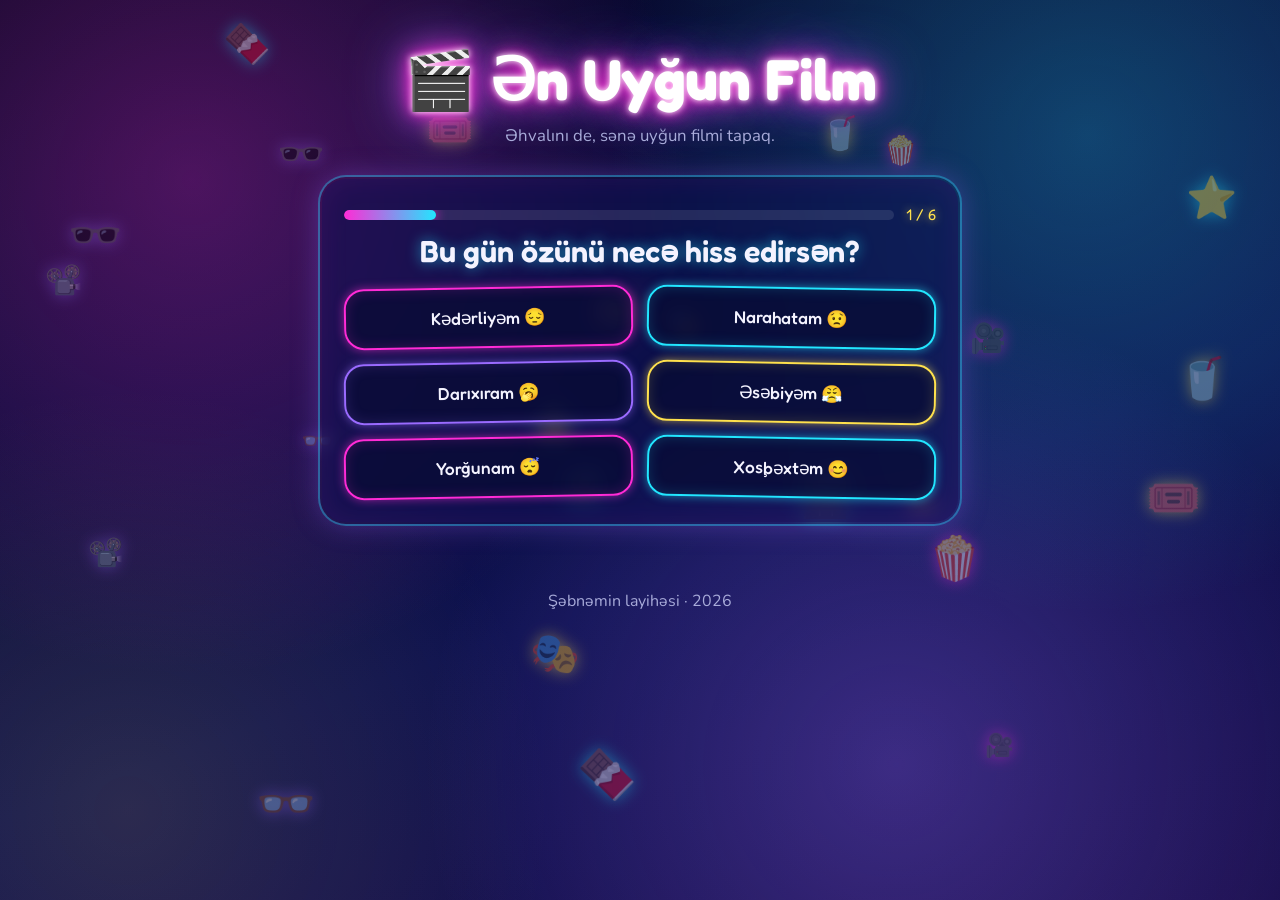
<file: index.html>
<!DOCTYPE html>
<html lang="az">
<head>
  <meta charset="UTF-8">
  <meta name="viewport" content="width=device-width, initial-scale=1.0">
  <title>Ən Uyğun Film</title>

  <!-- Şirin yuvarlaq şriftlər -->
  <link rel="preconnect" href="https://fonts.googleapis.com">
  <link rel="preconnect" href="https://fonts.gstatic.com" crossorigin>
  <link href="https://fonts.googleapis.com/css2?family=Fredoka:wght@400;500;600;700&family=Nunito:wght@400;600;700&display=swap" rel="stylesheet">

  <link rel="stylesheet" href="style.css">
</head>
<body>

  <!-- Arxa fon: neon parıltılar və üzən stikerlər -->
  <div class="fon-parilti" aria-hidden="true"></div>
  <div id="stikerler" aria-hidden="true"></div>

  <header>
    <h1 class="neon-yazi">🎬 Ən Uyğun Film</h1>
    <p class="alt-yazi">Əhvalını de, sənə uyğun filmi tapaq.</p>
  </header>

  <main>
    <section id="sual-bolmesi" class="panel">
      <!-- Irəliləyiş zolağı -->
      <div class="irelileyis">
        <div class="zolaq"><div id="zolaq-dolu"></div></div>
        <span id="novbe-yazi">1 / 6</span>
      </div>

      <h2 id="sual-basligi"></h2>
      <div id="variantlar"></div>
      <button id="geri-duymesi" class="ikinci-duyme">← Geri</button>
    </section>

    <section id="netice-bolmesi" class="panel gizli">
      <h2>Sənin üçün seçdiklərim 🍿</h2>
      <p class="netice-giris">Cavablarına görə ən uyğun filmlər:</p>
      <div id="filmler"></div>
      <button id="yeniden-duymesi" class="ikinci-duyme">🔄 Yenidən başla</button>
    </section>
  </main>

  <footer>
    <p>Şəbnəmin layihəsi · 2026</p>
  </footer>

  <script src="script.js"></script>
</body>
</html>
</file>
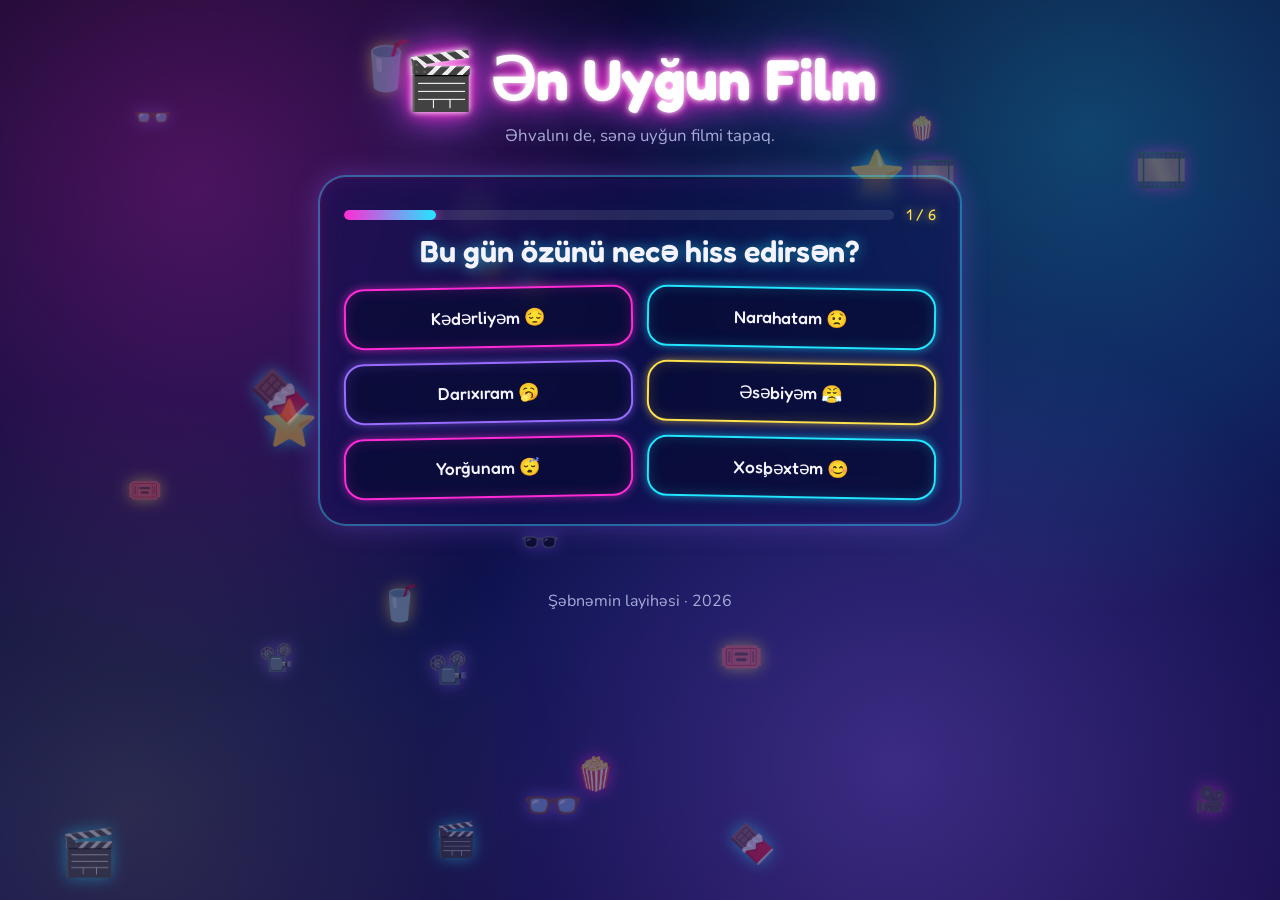
<file: index (1).html>
<!DOCTYPE html>
<html lang="az">
<head>
  <meta charset="UTF-8">
  <meta name="viewport" content="width=device-width, initial-scale=1.0">
  <title>Ən Uyğun Film</title>

  <!-- Şirin yuvarlaq şriftlər -->
  <link rel="preconnect" href="https://fonts.googleapis.com">
  <link rel="preconnect" href="https://fonts.gstatic.com" crossorigin>
  <link href="https://fonts.googleapis.com/css2?family=Fredoka:wght@400;500;600;700&family=Nunito:wght@400;600;700&display=swap" rel="stylesheet">

  <link rel="stylesheet" href="style.css">
</head>
<body>

  <!-- Arxa fon: neon parıltılar və üzən stikerlər -->
  <div class="fon-parilti" aria-hidden="true"></div>
  <div id="stikerler" aria-hidden="true"></div>

  <header>
    <h1 class="neon-yazi">🎬 Ən Uyğun Film</h1>
    <p class="alt-yazi">Əhvalını de, sənə uyğun filmi tapaq.</p>
  </header>

  <main>
    <section id="sual-bolmesi" class="panel">
      <!-- Irəliləyiş zolağı -->
      <div class="irelileyis">
        <div class="zolaq"><div id="zolaq-dolu"></div></div>
        <span id="novbe-yazi">1 / 6</span>
      </div>

      <h2 id="sual-basligi"></h2>
      <div id="variantlar"></div>
      <button id="geri-duymesi" class="ikinci-duyme">← Geri</button>
    </section>

    <section id="netice-bolmesi" class="panel gizli">
      <h2>Sənin üçün seçdiklərim 🍿</h2>
      <p class="netice-giris">Cavablarına görə ən uyğun filmlər. Ətraflı məlumat üçün filmə klik et 👆</p>
      <div id="filmler"></div>
      <button id="yeniden-duymesi" class="ikinci-duyme">🔄 Yenidən başla</button>
    </section>
  </main>

  <footer>
    <p>Şəbnəmin layihəsi · 2026</p>
  </footer>

  <!-- Film haqqında məlumat pəncərəsi -->
  <div id="modal" class="gizli" role="dialog" aria-modal="true">
    <div class="modal-qutu">
      <button id="modal-bagla" aria-label="Bağla">✕</button>
      <div id="modal-ici"></div>
    </div>
  </div>

  <script src="script.js"></script>
</body>
</html>
</file>
<file: style.css>
/* ===== RƏNGLƏR ===== */
:root {
  --fon-1: #060824;      /* ən tünd göy */
  --fon-2: #0e1250;      /* bir az açıq göy */
  --yazi: #f4f3ff;
  --yazi-sönük: #a8abd9;

  --neon-cehrayi: #ff2bd6;
  --neon-firuze: #22e6ff;
  --neon-benovse: #9a6bff;
  --neon-sari: #ffe14d;

  --sriftBasliq: "Fredoka", "Trebuchet MS", sans-serif;
  --sriftMetn: "Nunito", Arial, sans-serif;
}

* {
  box-sizing: border-box;
}

body {
  margin: 0;
  min-height: 100vh;
  color: var(--yazi);
  font-family: var(--sriftMetn);
  background: linear-gradient(160deg, var(--fon-1), var(--fon-2) 60%, #1a0f4d);
  background-attachment: fixed;
  overflow-x: hidden;
}

/* ===== ARXA FON PARILTILARI ===== */
.fon-parilti {
  position: fixed;
  inset: 0;
  z-index: 0;
  pointer-events: none;
  background:
    radial-gradient(circle at 15% 20%, rgba(255, 43, 214, 0.28), transparent 38%),
    radial-gradient(circle at 85% 15%, rgba(34, 230, 255, 0.25), transparent 36%),
    radial-gradient(circle at 70% 85%, rgba(154, 107, 255, 0.30), transparent 40%),
    radial-gradient(circle at 10% 90%, rgba(255, 225, 77, 0.12), transparent 30%);
  animation: parilti-suzme 14s ease-in-out infinite alternate;
}

@keyframes parilti-suzme {
  from { transform: scale(1) translate(0, 0); }
  to   { transform: scale(1.12) translate(-1.5%, 2%); }
}

/* ===== ÜZƏN STİKERLƏR ===== */
#stikerler {
  position: fixed;
  inset: 0;
  z-index: 0;
  pointer-events: none;
  overflow: hidden;
}

.stiker {
  position: absolute;
  left: var(--x);
  top: var(--y);
  font-size: var(--olcu);
  opacity: 0.4;
  filter: drop-shadow(0 0 8px var(--parilti));
  animation: uzme var(--muddet) ease-in-out var(--gecikme) infinite alternate;
}

@keyframes uzme {
  from { transform: translateY(0) rotate(calc(var(--bucaq) * -1)); }
  to   { transform: translateY(-26px) rotate(var(--bucaq)); }
}

/* ===== ƏSAS YERLƏŞMƏ ===== */
header,
main,
footer {
  position: relative;
  z-index: 1;
}

header {
  display: flex;
  flex-direction: column;
  align-items: center;
  padding: 44px 20px 10px;
  text-align: center;
}

main {
  max-width: 680px;
  margin: 0 auto;
  padding: 20px;
}

/* ===== NEON BAŞLIQ ===== */
.neon-yazi {
  margin: 0;
  font-family: var(--sriftBasliq);
  font-weight: 700;
  font-size: clamp(2.2rem, 7vw, 3.6rem);
  color: #fff;
  text-shadow:
    0 0 6px #fff,
    0 0 14px var(--neon-cehrayi),
    0 0 30px var(--neon-cehrayi),
    0 0 60px var(--neon-benovse);
  animation: neon-yanma 1.6s ease-out 1;
}

/* Səhifə açılanda neon lampa kimi yanıb-sönür (yalnız bir dəfə) */
@keyframes neon-yanma {
  0%, 18%, 22%, 56%, 60% { opacity: 0.25; text-shadow: none; }
  20%, 58%, 100% { opacity: 1; }
}

.alt-yazi {
  margin: 10px 0 0;
  color: var(--yazi-sönük);
  font-size: 1.05rem;
}

/* ===== ŞÜŞƏ PANEL ===== */
.panel {
  position: relative;
  padding: 26px 22px 24px;
  border-radius: 26px;
  background: rgba(14, 18, 80, 0.55);
  backdrop-filter: blur(8px);
  border: 2px solid transparent;
  background-clip: padding-box;
  box-shadow:
    0 0 0 2px rgba(34, 230, 255, 0.35),
    0 0 28px rgba(154, 107, 255, 0.35),
    inset 0 0 30px rgba(255, 43, 214, 0.08);
}

.panel h2 {
  margin: 8px 0 18px;
  font-family: var(--sriftBasliq);
  font-weight: 600;
  font-size: clamp(1.4rem, 4.5vw, 1.9rem);
  text-align: center;
  text-shadow: 0 0 14px rgba(34, 230, 255, 0.6);
}

/* ===== İRƏLİLƏYİŞ ZOLAĞI ===== */
.irelileyis {
  display: flex;
  align-items: center;
  gap: 12px;
}

.zolaq {
  flex: 1;
  height: 10px;
  border-radius: 99px;
  background: rgba(255, 255, 255, 0.1);
  overflow: hidden;
}

#zolaq-dolu {
  height: 100%;
  width: 0;
  border-radius: 99px;
  background: linear-gradient(90deg, var(--neon-cehrayi), var(--neon-firuze));
  box-shadow: 0 0 12px var(--neon-cehrayi);
  transition: width 0.4s ease;
}

#novbe-yazi {
  font-family: var(--sriftBasliq);
  font-size: 0.95rem;
  color: var(--neon-sari);
  text-shadow: 0 0 8px rgba(255, 225, 77, 0.7);
}

/* ===== VARİANT DÜYMƏLƏRİ (stiker kimi) ===== */
#variantlar {
  display: grid;
  grid-template-columns: repeat(auto-fit, minmax(190px, 1fr));
  gap: 14px;
}

.variant {
  --neon: var(--neon-cehrayi);
  padding: 18px 14px;
  font-family: var(--sriftBasliq);
  font-size: 1.08rem;
  font-weight: 500;
  color: var(--yazi);
  cursor: pointer;
  border-radius: 20px;
  border: 2px solid var(--neon);
  background: rgba(8, 10, 50, 0.7);
  box-shadow:
    0 0 10px color-mix(in srgb, var(--neon) 55%, transparent),
    inset 0 0 14px color-mix(in srgb, var(--neon) 18%, transparent);
  transition: transform 0.2s ease, box-shadow 0.2s ease, background 0.2s ease;
}

/* Hər düymənin neon rəngi fərqli olsun */
.variant:nth-child(4n + 2) { --neon: var(--neon-firuze); }
.variant:nth-child(4n + 3) { --neon: var(--neon-benovse); }
.variant:nth-child(4n + 4) { --neon: var(--neon-sari); }

/* Balaca əyilmə: stikerlər sanki yapışdırılıb */
.variant:nth-child(odd)  { transform: rotate(-1deg); }
.variant:nth-child(even) { transform: rotate(1deg); }

.variant:hover,
.variant:focus-visible {
  transform: translateY(-5px) rotate(0deg) scale(1.04);
  background: color-mix(in srgb, var(--neon) 22%, rgba(8, 10, 50, 0.8));
  box-shadow:
    0 0 22px var(--neon),
    0 0 44px color-mix(in srgb, var(--neon) 50%, transparent),
    inset 0 0 18px color-mix(in srgb, var(--neon) 30%, transparent);
  outline: none;
}

.variant:active {
  transform: scale(0.97);
}

/* ===== İKİNCİ DÜYMƏLƏR (Geri / Yenidən) ===== */
.ikinci-duyme {
  margin-top: 20px;
  padding: 10px 18px;
  font-family: var(--sriftBasliq);
  font-size: 0.98rem;
  color: var(--yazi-sönük);
  background: transparent;
  border: 2px dashed rgba(168, 171, 217, 0.5);
  border-radius: 99px;
  cursor: pointer;
  transition: color 0.2s, border-color 0.2s, box-shadow 0.2s;
}

.ikinci-duyme:hover,
.ikinci-duyme:focus-visible {
  color: #fff;
  border-color: var(--neon-firuze);
  box-shadow: 0 0 14px rgba(34, 230, 255, 0.6);
  outline: none;
}

.gizli {
  display: none;
}

/* ===== NƏTİCƏ ===== */
.netice-giris {
  margin: -8px 0 18px;
  text-align: center;
  color: var(--yazi-sönük);
}

/* Film kartı: kino bileti kimi */
.film-kart {
  --neon: var(--neon-cehrayi);
  position: relative;
  display: flex;
  align-items: center;
  gap: 16px;
  margin-bottom: 14px;
  padding: 16px 18px 16px 16px;
  border-radius: 18px;
  background: rgba(8, 10, 50, 0.75);
  border: 2px solid var(--neon);
  box-shadow: 0 0 14px color-mix(in srgb, var(--neon) 55%, transparent);
  opacity: 0;
  animation: bilet-gelir 0.55s cubic-bezier(0.2, 0.9, 0.3, 1.2) forwards;
  animation-delay: calc(var(--sira) * 140ms);
}

.film-kart:nth-child(4n + 2) { --neon: var(--neon-firuze); }
.film-kart:nth-child(4n + 3) { --neon: var(--neon-benovse); }
.film-kart:nth-child(4n + 4) { --neon: var(--neon-sari); }

/* Bilet kəsiyi: sol və sağ yarımdairələr */
.film-kart::before,
.film-kart::after {
  content: "";
  position: absolute;
  top: 50%;
  width: 18px;
  height: 18px;
  margin-top: -9px;
  border-radius: 50%;
  background: var(--fon-2);
  border: 2px solid var(--neon);
}
.film-kart::before { left: -11px; }
.film-kart::after  { right: -11px; }

@keyframes bilet-gelir {
  from { opacity: 0; transform: translateY(24px) rotate(-2deg) scale(0.96); }
  to   { opacity: 1; transform: translateY(0) rotate(0) scale(1); }
}

.film-nomre {
  flex: none;
  display: grid;
  place-items: center;
  width: 46px;
  height: 46px;
  border-radius: 50%;
  font-family: var(--sriftBasliq);
  font-weight: 700;
  font-size: 1.3rem;
  color: #0a0a2a;
  background: var(--neon);
  box-shadow: 0 0 14px var(--neon);
}

.film-mətn {
  min-width: 0;
}

.film-kart h3 {
  margin: 0 0 4px;
  font-family: var(--sriftBasliq);
  font-weight: 600;
  font-size: 1.2rem;
}

.film-melumat {
  margin-bottom: 8px;
  color: var(--yazi-sönük);
  font-size: 0.86rem;
}

.film-sebeb {
  font-size: 0.92rem;
  color: #dcdcf5;
}

/* ===== ALT YAZI ===== */
footer {
  padding: 30px;
  text-align: center;
  color: var(--yazi-sönük);
}

/* ===== TELEFON ===== */
@media (max-width: 480px) {
  .panel { padding: 20px 14px; }
  .film-kart { gap: 12px; }
}

/* Hərəkəti sevməyənlər üçün animasiyaları söndür */
@media (prefers-reduced-motion: reduce) {
  *, *::before, *::after {
    animation-duration: 0.01ms !important;
    animation-iteration-count: 1 !important;
    transition-duration: 0.01ms !important;
  }
}
</file>
